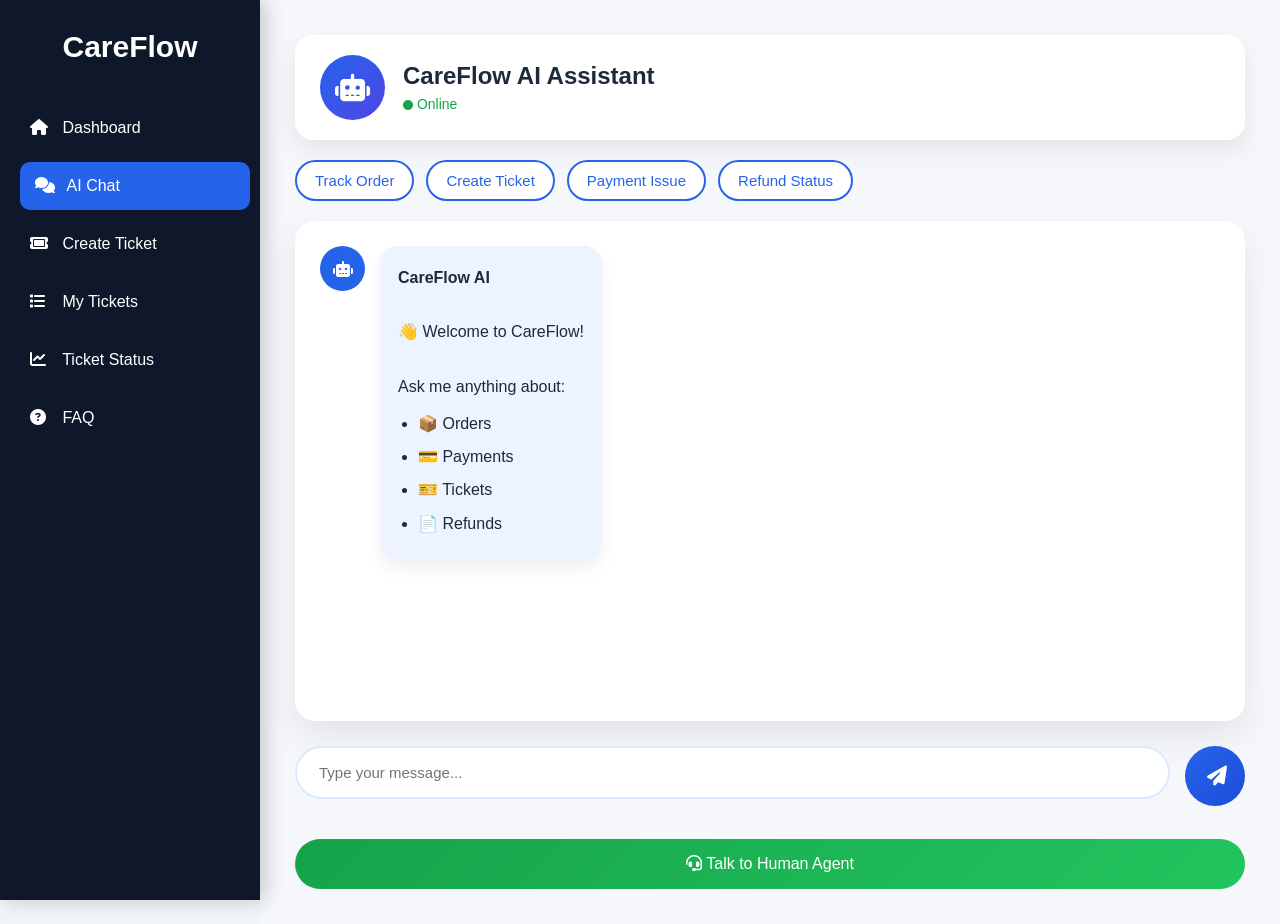
<file: careflowHtml/pages/chat.html>
<!DOCTYPE html>
<html lang="en">

<head>

    <meta charset="UTF-8">

    <meta name="viewport" content="width=device-width, initial-scale=1.0">

    <title>CareFlow AI Chat</title>

    <link rel="preconnect" href="https://fonts.googleapis.com">
    <link rel="preconnect" href="https://fonts.gstatic.com" crossorigin>

    <link href="https://fonts.googleapis.com/css2?family=Poppins:wght@300;400;500;600;700&display=swap" rel="stylesheet">

    <link rel="stylesheet" href="../css/style.css">
    <link rel="stylesheet" href="../css/chat.css">

    <link rel="stylesheet"
        href="https://cdnjs.cloudflare.com/ajax/libs/font-awesome/6.5.2/css/all.min.css">

</head>

<body>

<div class="container">

<aside class="sidebar">

<h2>CareFlow</h2>

<ul>

<li><a href="../index.html"><i class="fa-solid fa-house"></i> Dashboard</a></li>

<li class="active"><a href="chat.html"><i class="fa-solid fa-comments"></i> AI Chat</a></li>

<li><a href="create-ticket.html"><i class="fa-solid fa-ticket"></i> Create Ticket</a></li>

<li><a href="my-tickets.html"><i class="fa-solid fa-list"></i> My Tickets</a></li>

<li><a href="ticket-status.html"><i class="fa-solid fa-chart-line"></i> Ticket Status</a></li>

<li><a href="faq.html"><i class="fa-solid fa-circle-question"></i> FAQ</a></li>

</ul>

</aside>

<main class="main">

<div class="chat-header">

<div class="chat-avatar">
<i class="fa-solid fa-robot"></i>
</div>

<div>
<h2>CareFlow AI Assistant</h2>

<span class="status">
<i class="fa-solid fa-circle"></i>
Online
</span>

</div>

</div>

<div class="quick-actions">

<button onclick="quickMessage('Track my order')">Track Order</button>

<button onclick="quickMessage('Create a support ticket')">Create Ticket</button>

<button onclick="quickMessage('Payment issue')">Payment Issue</button>

<button onclick="quickMessage('Refund status')">Refund Status</button>

</div>

<div class="chat-box" id="chatBox">

<div class="message ai">

<div class="avatar">
<i class="fa-solid fa-robot"></i>
</div>

<div class="bubble">

<strong>CareFlow AI</strong>

<br><br>

👋 Welcome to CareFlow!

<br><br>

Ask me anything about:

<ul>

<li>📦 Orders</li>
<li>💳 Payments</li>
<li>🎫 Tickets</li>
<li>📄 Refunds</li>

</ul>

</div>

</div>

</div>

<div class="typing" id="typing" style="display:none">

<i class="fa-solid fa-robot"></i>

CareFlow AI is typing...

</div>

<div class="chat-input">

<input
id="message"
type="text"
placeholder="Type your message..."
onkeypress="if(event.key==='Enter') sendMessage();">

<button onclick="sendMessage()">

<i class="fa-solid fa-paper-plane"></i>

</button>

</div>

<button class="agent-btn" onclick="transferAgent()">

<i class="fa-solid fa-headset"></i>

Talk to Human Agent

</button>

</main>

</div>

<script src="../js/theme.js"></script>
<script src="../js/chat.js"></script>

</body>

</html>
</file>
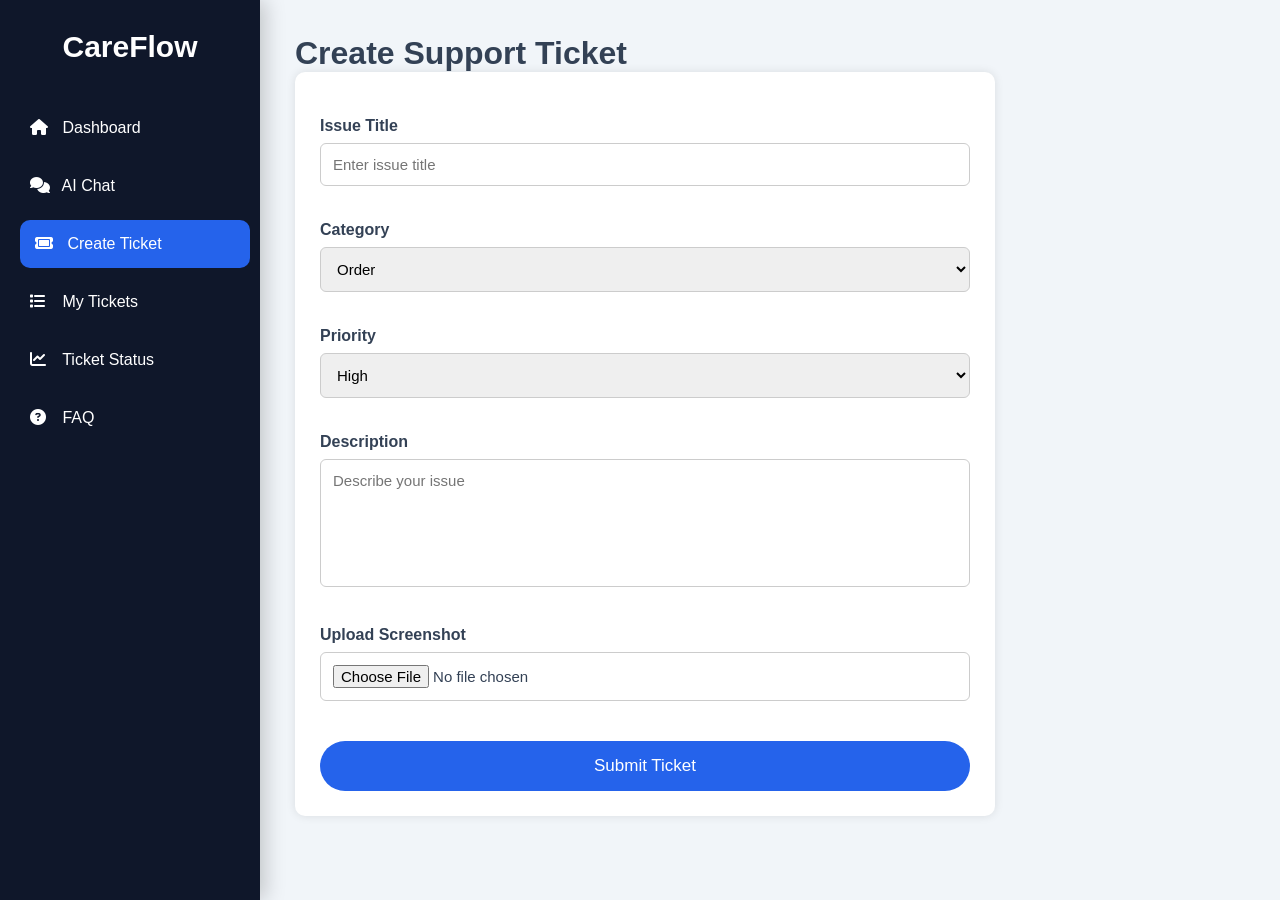
<file: careflowHtml/pages/create-ticket.html>
<!DOCTYPE html>
<html lang="en">
<head>
<meta charset="UTF-8">
<meta name="viewport" content="width=device-width, initial-scale=1.0">
<title>Create Ticket</title>

<link rel="stylesheet" href="../css/style.css">
<link rel="stylesheet" href="../css/tickets.css">

<link rel="stylesheet"
href="https://cdnjs.cloudflare.com/ajax/libs/font-awesome/6.5.2/css/all.min.css">

</head>
<body>

<div class="container">

<!-- Sidebar -->

<aside class="sidebar">

<h2>CareFlow</h2>

<ul>

<li><a href="../index.html"><i class="fa-solid fa-house"></i> Dashboard</a></li>

<li><a href="chat.html"><i class="fa-solid fa-comments"></i> AI Chat</a></li>

<li class="active"><a href="create-ticket.html"><i class="fa-solid fa-ticket"></i> Create Ticket</a></li>

<li><a href="my-tickets.html"><i class="fa-solid fa-list"></i> My Tickets</a></li>

<li><a href="ticket-status.html"><i class="fa-solid fa-chart-line"></i> Ticket Status</a></li>

<li><a href="faq.html"><i class="fa-solid fa-circle-question"></i> FAQ</a></li>

</ul>

</aside>

<main class="main">

<h1>Create Support Ticket</h1>

<form id="ticketForm">

<label>Issue Title</label>

<input
type="text"
id="title"
placeholder="Enter issue title">

<label>Category</label>

<select id="category">

<option>Order</option>

<option>Payment</option>

<option>Delivery</option>

<option>Account</option>

<option>Other</option>

</select>

<label>Priority</label>

<select id="priority">

<option>High</option>

<option>Medium</option>

<option>Low</option>

</select>

<label>Description</label>

<textarea
id="description"
rows="6"
placeholder="Describe your issue"></textarea>

<label>Upload Screenshot</label>

<input type="file">

<button type="submit">

Submit Ticket

</button>

</form>

</main>

</div>

<script src="../js/theme.js"></script>
<script src="../js/tickets.js"></script>

</body>
</html>
</file>
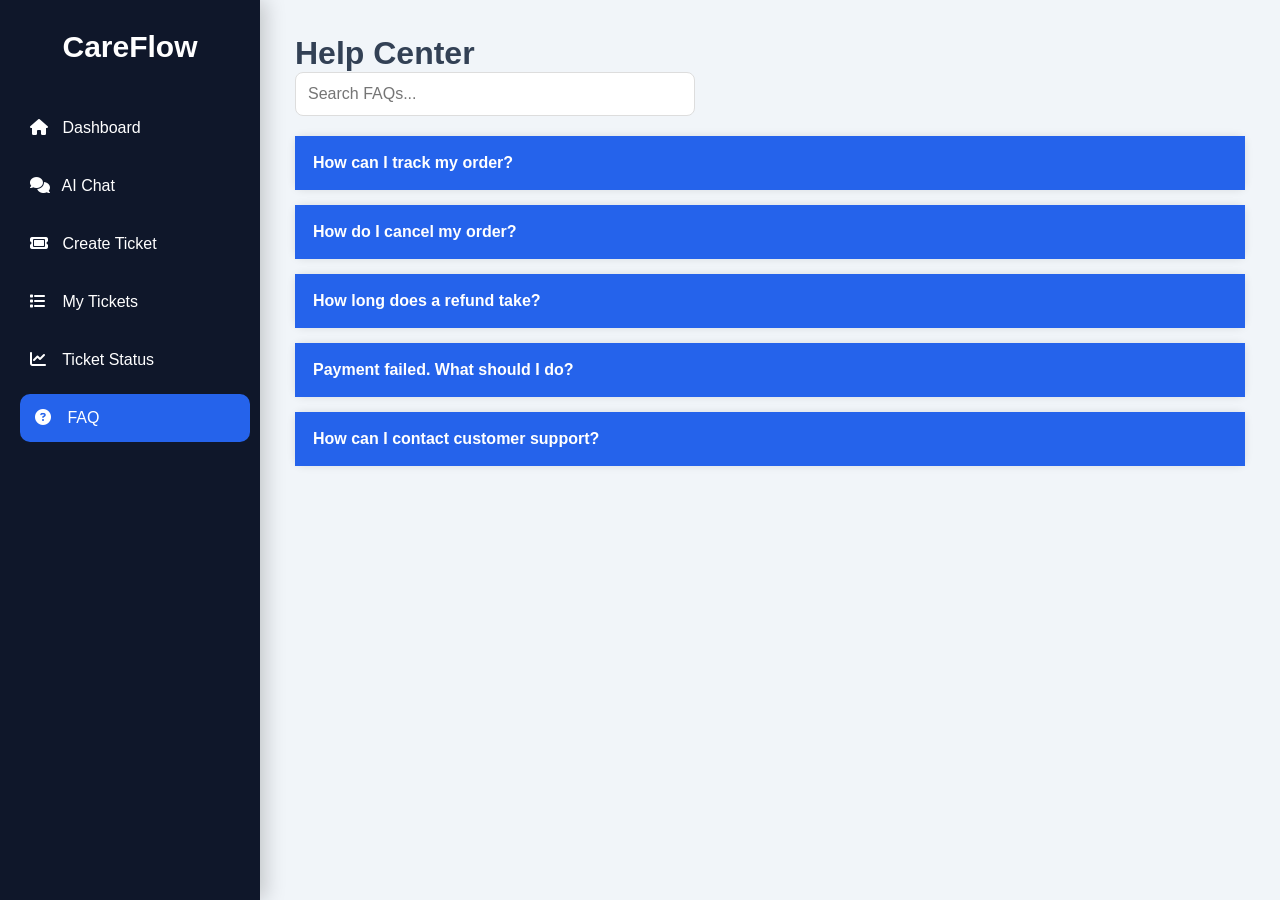
<file: careflowHtml/pages/faq.html>
<!DOCTYPE html>
<html lang="en">
<head>
<meta charset="UTF-8">
<meta name="viewport" content="width=device-width, initial-scale=1.0">
<title>CareFlow FAQ</title>

<link rel="stylesheet" href="../css/style.css">
<link rel="stylesheet" href="../css/faq.css">

<link rel="stylesheet"
href="https://cdnjs.cloudflare.com/ajax/libs/font-awesome/6.5.2/css/all.min.css">

</head>

<body>

<div class="container">

<!-- Sidebar -->

<aside class="sidebar">

<h2>CareFlow</h2>

<ul>

<li><a href="../index.html"><i class="fa-solid fa-house"></i> Dashboard</a></li>

<li><a href="chat.html"><i class="fa-solid fa-comments"></i> AI Chat</a></li>

<li><a href="create-ticket.html"><i class="fa-solid fa-ticket"></i> Create Ticket</a></li>

<li><a href="my-tickets.html"><i class="fa-solid fa-list"></i> My Tickets</a></li>

<li><a href="ticket-status.html"><i class="fa-solid fa-chart-line"></i> Ticket Status</a></li>

<li class="active"><a href="faq.html"><i class="fa-solid fa-circle-question"></i> FAQ</a></li>

</ul>

</aside>

<main class="main">

<h1>Help Center</h1>

<input
type="text"
id="searchFaq"
placeholder="Search FAQs..."
onkeyup="searchFaq()">

<div id="faqContainer"></div>

</main>

</div>

<script src="../js/theme.js"></script>
<script src="../js/faq.js"></script>

</body>
</html>
</file>
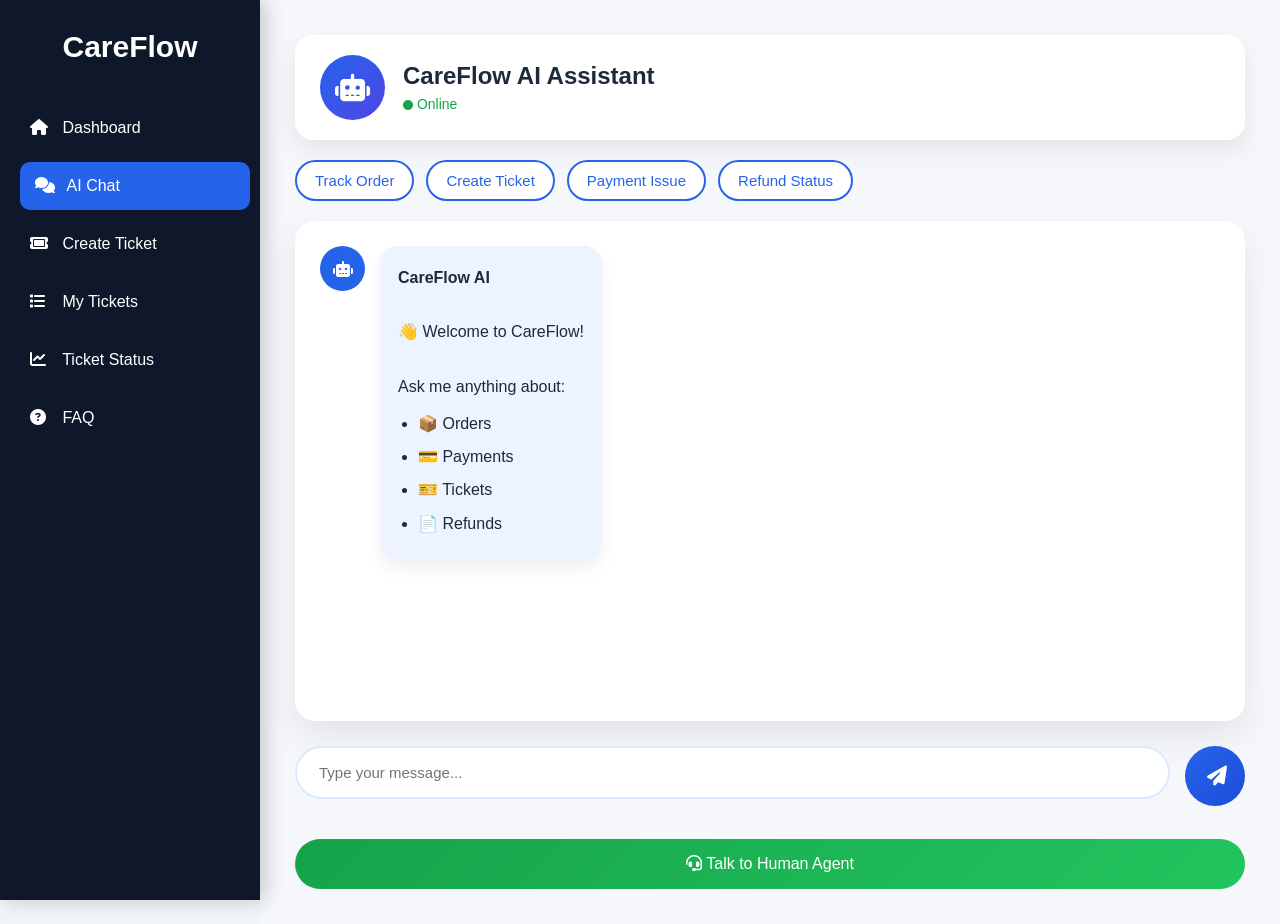
<file: src/main/resources/static/pages/chat.html>
<!DOCTYPE html>
<html lang="en">

<head>

    <meta charset="UTF-8">

    <meta name="viewport" content="width=device-width, initial-scale=1.0">

    <title>CareFlow AI Chat</title>

    <link rel="preconnect" href="https://fonts.googleapis.com">
    <link rel="preconnect" href="https://fonts.gstatic.com" crossorigin>

    <link href="https://fonts.googleapis.com/css2?family=Poppins:wght@300;400;500;600;700&display=swap" rel="stylesheet">

    <link rel="stylesheet" href="../css/style.css">
    <link rel="stylesheet" href="../css/chat.css">

    <link rel="stylesheet"
        href="https://cdnjs.cloudflare.com/ajax/libs/font-awesome/6.5.2/css/all.min.css">

</head>

<body>

<div class="container">

<aside class="sidebar">

<h2>CareFlow</h2>

<ul>

<li><a href="../index.html">
                    <i class="fa-solid fa-house"></i>
                    Dashboard
                </a></li>

<li class="active"><a href="chat.html"><i class="fa-solid fa-comments"></i> AI Chat</a></li>

<li><a href="create-ticket.html"><i class="fa-solid fa-ticket"></i> Create Ticket</a></li>

<li><a href="my-tickets.html"><i class="fa-solid fa-list"></i> My Tickets</a></li>

<li><a href="ticket-status.html"><i class="fa-solid fa-chart-line"></i> Ticket Status</a></li>

<li><a href="faq.html"><i class="fa-solid fa-circle-question"></i> FAQ</a></li>

</ul>

</aside>

<main class="main">

<div class="chat-header">

<div class="chat-avatar">
<i class="fa-solid fa-robot"></i>
</div>

<div>
<h2>CareFlow AI Assistant</h2>

<span class="status">
<i class="fa-solid fa-circle"></i>
Online
</span>

</div>

</div>

<div class="quick-actions">

<button onclick="quickMessage('Track my order')">Track Order</button>

<button onclick="quickMessage('Create a support ticket')">Create Ticket</button>

<button onclick="quickMessage('Payment issue')">Payment Issue</button>

<button onclick="quickMessage('Refund status')">Refund Status</button>

</div>

<div class="chat-box" id="chatBox">

<div class="message ai">

<div class="avatar">
<i class="fa-solid fa-robot"></i>
</div>

<div class="bubble">

<strong>CareFlow AI</strong>

<br><br>

👋 Welcome to CareFlow!

<br><br>

Ask me anything about:

<ul>

<li>📦 Orders</li>
<li>💳 Payments</li>
<li>🎫 Tickets</li>
<li>📄 Refunds</li>

</ul>

</div>

</div>

</div>

<div class="typing" id="typing" style="display:none">

<i class="fa-solid fa-robot"></i>

CareFlow AI is typing...

</div>

<div class="chat-input">

<input
id="message"
type="text"
placeholder="Type your message..."
onkeypress="if(event.key==='Enter') sendMessage();">

<button onclick="sendMessage()">

<i class="fa-solid fa-paper-plane"></i>

</button>

</div>

<button class="agent-btn" onclick="transferAgent()">

<i class="fa-solid fa-headset"></i>

Talk to Human Agent

</button>

</main>

</div>

<script src="../js/theme.js"></script>
<script src="../js/chat.js"></script>

</body>

</html>
</file>
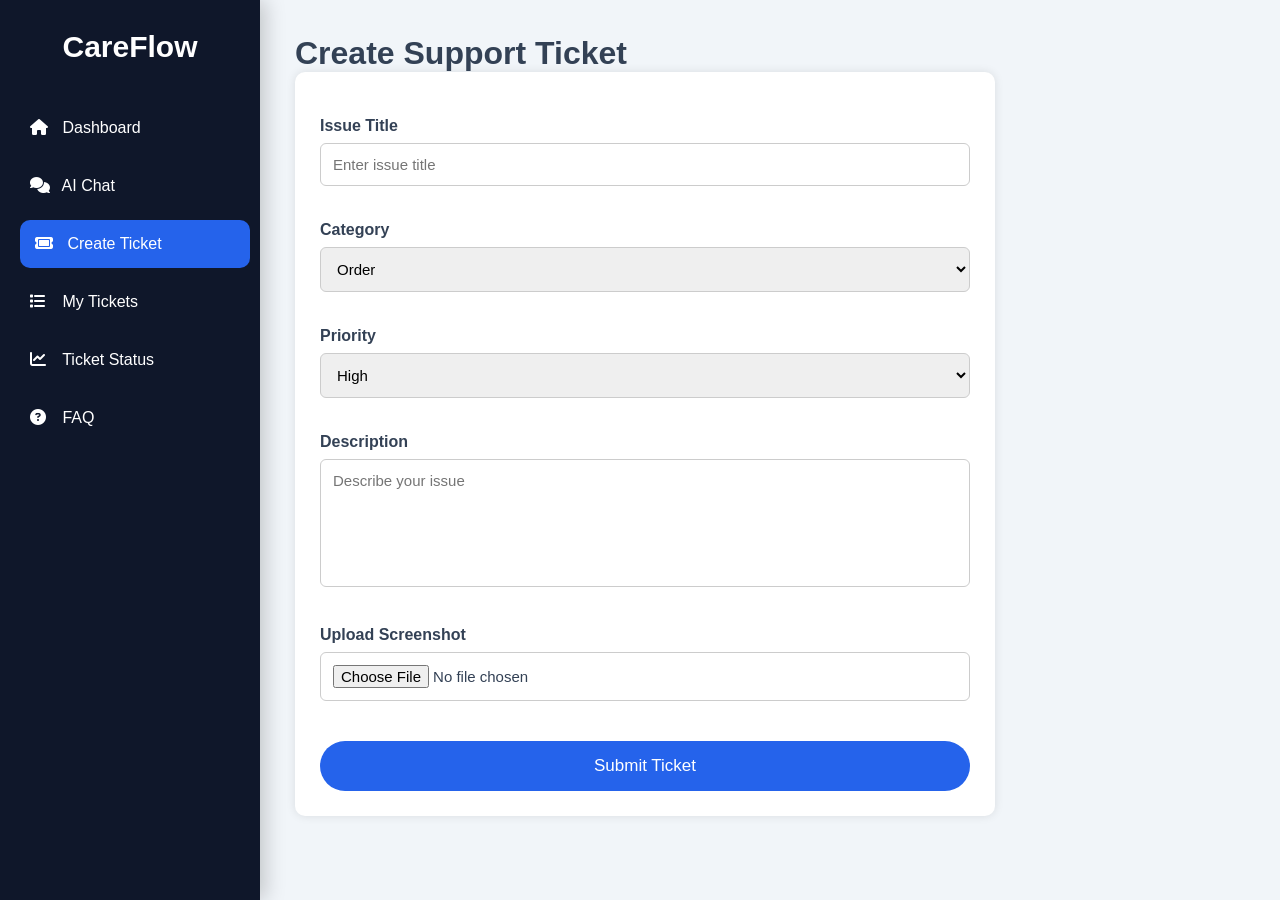
<file: src/main/resources/static/pages/create-ticket.html>
<!DOCTYPE html>
<html lang="en">
<head>
<meta charset="UTF-8">
<meta name="viewport" content="width=device-width, initial-scale=1.0">
<title>Create Ticket</title>

<link rel="stylesheet" href="../css/style.css">
<link rel="stylesheet" href="../css/tickets.css">

<link rel="stylesheet"
href="https://cdnjs.cloudflare.com/ajax/libs/font-awesome/6.5.2/css/all.min.css">

</head>
<body>

<div class="container">

<!-- Sidebar -->

<aside class="sidebar">

<h2>CareFlow</h2>

<ul>

<li><a href="../index.html">
                    <i class="fa-solid fa-house"></i>
                    Dashboard
                </a></li>

<li><a href="chat.html"><i class="fa-solid fa-comments"></i> AI Chat</a></li>

<li class="active"><a href="create-ticket.html"><i class="fa-solid fa-ticket"></i> Create Ticket</a></li>

<li><a href="my-tickets.html"><i class="fa-solid fa-list"></i> My Tickets</a></li>

<li><a href="ticket-status.html"><i class="fa-solid fa-chart-line"></i> Ticket Status</a></li>

<li><a href="faq.html"><i class="fa-solid fa-circle-question"></i> FAQ</a></li>

</ul>

</aside>

<main class="main">

<h1>Create Support Ticket</h1>

<form id="ticketForm">

<label>Issue Title</label>

<input
type="text"
id="title"
placeholder="Enter issue title">

<label>Category</label>

<select id="category">

<option>Order</option>

<option>Payment</option>

<option>Delivery</option>

<option>Account</option>

<option>Other</option>

</select>

<label>Priority</label>

<select id="priority">

<option>High</option>

<option>Medium</option>

<option>Low</option>

</select>

<label>Description</label>

<textarea
id="description"
rows="6"
placeholder="Describe your issue"></textarea>

<label>Upload Screenshot</label>

<input type="file">

<button type="submit">

Submit Ticket

</button>

</form>

</main>

</div>

<script src="../js/theme.js"></script>
<script src="../js/tickets.js"></script>

</body>
</html>
</file>
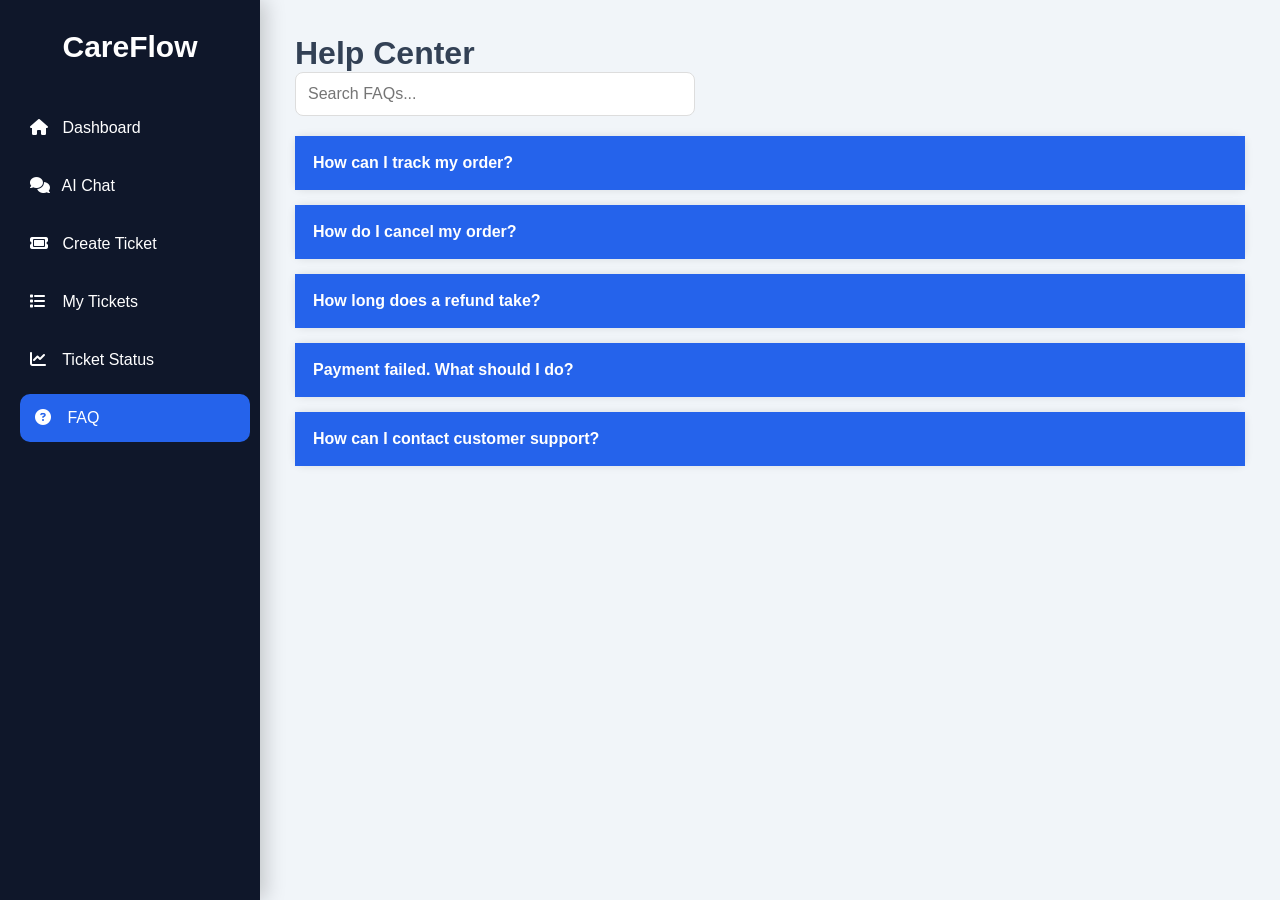
<file: src/main/resources/static/pages/faq.html>
<!DOCTYPE html>
<html lang="en">
<head>
<meta charset="UTF-8">
<meta name="viewport" content="width=device-width, initial-scale=1.0">
<title>CareFlow FAQ</title>

<link rel="stylesheet" href="../css/style.css">
<link rel="stylesheet" href="../css/faq.css">

<link rel="stylesheet"
href="https://cdnjs.cloudflare.com/ajax/libs/font-awesome/6.5.2/css/all.min.css">

</head>

<body>

<div class="container">

<!-- Sidebar -->

<aside class="sidebar">

<h2>CareFlow</h2>

<ul>

<li><a href="../index.html">
                    <i class="fa-solid fa-house"></i>
                    Dashboard
                </a></li>

<li><a href="chat.html"><i class="fa-solid fa-comments"></i> AI Chat</a></li>

<li><a href="create-ticket.html"><i class="fa-solid fa-ticket"></i> Create Ticket</a></li>

<li><a href="my-tickets.html"><i class="fa-solid fa-list"></i> My Tickets</a></li>

<li><a href="ticket-status.html"><i class="fa-solid fa-chart-line"></i> Ticket Status</a></li>

<li class="active"><a href="faq.html"><i class="fa-solid fa-circle-question"></i> FAQ</a></li>

</ul>

</aside>

<main class="main">

<h1>Help Center</h1>

<input
type="text"
id="searchFaq"
placeholder="Search FAQs..."
onkeyup="searchFaq()">

<div id="faqContainer"></div>

</main>

</div>

<script src="../js/theme.js"></script>
<script src="../js/faq.js"></script>

</body>
</html>
</file>
<file: careflowHtml/css/style.css>
/* ============================= */
/* CAREFLOW CRM GLOBAL STYLES */
/* ============================= */

*{
    margin:0;
    padding:0;
    box-sizing:border-box;
    font-family:Arial, Helvetica, sans-serif;
}

:root{
    --primary:#2563EB;
    --secondary:#1E40AF;
    --success:#22C55E;
    --warning:#F59E0B;
    --danger:#EF4444;
    --sidebar:#0F172A;
    --background:#F1F5F9;
    --card:#FFFFFF;
    --text:#334155;
    --shadow:0 10px 25px rgba(0,0,0,.08);
}

html,
body{
    width:100%;
    min-height:100%;
    background:var(--background);
    color:var(--text);
}

/* Layout */

.container{
    display:flex;
    min-height:100vh;
}

/* Sidebar */

.sidebar{
    width:260px;
    min-height:100vh;
    background:var(--sidebar);
    color:#fff;
    position:fixed;
    left:0;
    top:0;
    overflow-y:auto;
    box-shadow:5px 0 20px rgba(0,0,0,.2);
}

.sidebar h2{
    text-align:center;
    padding:30px 20px;
    font-size:30px;
}

.sidebar ul{
    list-style:none;
}

.sidebar li{
    margin:10px 15px;
    border-radius:10px;
    transition:.3s;
}

.sidebar li a{
    display:block;
    padding:15px;
    color:#fff;
    text-decoration:none;
    font-size:16px;
}

.sidebar li i{
    width:28px;
}

.sidebar li:hover,
.sidebar li.active{
    background:var(--primary);
    transform:translateX(5px);
}

/* Main */

.main{
    margin-left:260px;
    width:calc(100% - 260px);
    padding:35px;
}

/* Header */

header{
    display:flex;
    justify-content:space-between;
    align-items:center;
    margin-bottom:30px;
}

header h1{
    font-size:32px;
}

/* Button */

button{
    background:var(--primary);
    color:#fff;
    border:none;
    padding:12px 22px;
    border-radius:30px;
    cursor:pointer;
    font-size:15px;
    transition:.3s;
}

button:hover{
    background:var(--secondary);
}

#themeBtn {
    background: var(--button-bg);
    color: #fff;
    border: 1px solid rgba(255,255,255,.18);
    box-shadow: 0 15px 30px rgba(37,99,235,.18);
    border-radius: 999px;
    padding: 12px 28px;
    min-width: 140px;
    font-weight: 700;
    letter-spacing: 0.02em;
}

#themeBtn:hover {
    transform: translateY(-2px);
    box-shadow: 0 20px 40px rgba(37,99,235,.24);
}

/* Cards */

.cards{
    display:grid;
    grid-template-columns:repeat(auto-fit,minmax(220px,1fr));
    gap:20px;
}

.card{
    background:var(--card);
    padding:25px;
    border-radius:18px;
    box-shadow:var(--shadow);
    text-align:center;
    transition:.3s;
}

.card:hover{
    transform:translateY(-8px);
}

.card h3{
    margin:15px 0 10px;
    font-size:18px;
}

.card p{
    font-size:30px;
    font-weight:bold;
}

.icon{
    font-size:40px;
    color:var(--primary);
}

/* Table */

.recent{
    margin-top:35px;
}

.recent h2{
    margin-bottom:20px;
}

table{
    width:100%;
    border-collapse:collapse;
    background:#fff;
    border-radius:15px;
    overflow:hidden;
    box-shadow:var(--shadow);
}

th{
    background:var(--primary);
    color:#fff;
}

th,
td{
    padding:15px;
    text-align:center;
}

tr:nth-child(even){
    background:#f8fafc;
}

tr:hover{
    background:#dbeafe;
}

/* Forms */

input,
textarea,
select{
    width:100%;
    padding:12px;
    border:1px solid #ddd;
    border-radius:8px;
    margin-bottom:15px;
    outline:none;
}

input:focus,
textarea:focus,
select:focus{
    border-color:var(--primary);
}

/* Scrollbar */

::-webkit-scrollbar{
    width:8px;
}

::-webkit-scrollbar-thumb{
    background:var(--primary);
    border-radius:10px;
}

body.dark {
    --sidebar:#111827;
    --background:#0f172a;
    --card:#111827;
    --text:#e2e8f0;
    --shadow:0 10px 25px rgba(0,0,0,.4);
    --table-header:#1e293b;
    --table-row-even:#111827;
    --table-row-hover:#334155;
    --input-bg:#1f2937;
    --input-border:#334155;
    --button-bg:#2563eb;
}

body.dark {
    background:var(--background);
    color:var(--text);
}

body.dark .sidebar {
    background:var(--sidebar);
}

body.dark .sidebar li a {
    color:var(--text);
}

body.dark .sidebar li:hover,
body.dark .sidebar li.active {
    background:var(--button-bg);
}

body.dark .main,
body.dark header,
body.dark .cards,
body.dark .recent,
body.dark .container {
    background:transparent;
}

body.dark header h1,
body.dark .card h3,
body.dark .card p,
body.dark th,
body.dark td {
    color:var(--text);
}

body.dark .card {
    background:var(--card);
    color:var(--text);
    box-shadow:var(--shadow);
}

body.dark table {
    background:transparent;
    border-color: rgba(226,232,240,0.08);
}

body.dark th {
    background:var(--table-header);
}

body.dark tr:nth-child(even) {
    background:var(--table-row-even);
}

body.dark tr:hover {
    background:var(--table-row-hover);
}

body.dark input,
body.dark textarea,
body.dark select {
    background:var(--input-bg);
    border-color:var(--input-border);
    color:var(--text);
}

body.dark button {
    background:var(--button-bg);
}

body.dark .card {
    background:var(--card);
}

body.dark .main,
body.dark .cards,
body.dark .recent {
    background:transparent;
}

body.dark table {
    background:var(--card);
}

body.dark th,
body.dark td {
    color:var(--text);
}

body.dark .sidebar li a {
    color:var(--text);
}

body.dark .sidebar li:hover,
body.dark .sidebar li.active {
    background:var(--button-bg);
}

body.dark .card:hover {
    transform:translateY(-8px);
}

/* Responsive */

@media(max-width:768px){

    .sidebar{
        width:220px;
    }

    .main{
        margin-left:220px;
        width:calc(100% - 220px);
        padding:20px;
    }

    header{
        flex-direction:column;
        align-items:flex-start;
        gap:15px;
    }

    .cards{
        grid-template-columns:1fr;
    }
}

@media(max-width:600px){

    .sidebar{
        position:relative;
        width:100%;
        min-height:auto;
    }

    .main{
        margin-left:0;
        width:100%;
    }

    .container{
        flex-direction:column;
    }
}
</file>
<file: careflowHtml/css/chat.css>
/* ===========================
   CAREFLOW AI CHAT
=========================== */

.main{
    background:#f5f7fb;
}

/* Header */

.chat-header{
    display:flex;
    align-items:center;
    gap:18px;
    background:#fff;
    padding:20px 25px;
    border-radius:18px;
    box-shadow:0 10px 25px rgba(0,0,0,.08);
    margin-bottom:20px;
}

.chat-avatar{
    width:65px;
    height:65px;
    border-radius:50%;
    display:flex;
    justify-content:center;
    align-items:center;
    background:linear-gradient(135deg,#2563eb,#4f46e5);
    color:#fff;
    font-size:28px;
}

.chat-header h2{
    margin:0;
    color:#1e293b;
}

.status{
    display:inline-block;
    margin-top:6px;
    color:#16a34a;
    font-size:14px;
}

.status i{
    font-size:10px;
}

/* Quick Buttons */

.quick-actions{
    display:flex;
    gap:12px;
    flex-wrap:wrap;
    margin-bottom:20px;
}

.quick-actions button{
    background:white;
    color:#2563eb;
    border:2px solid #2563eb;
    padding:10px 18px;
    border-radius:30px;
    cursor:pointer;
    transition:.3s;
}

.quick-actions button:hover{
    background:#2563eb;
    color:white;
}

/* Chat Area */

.chat-box{
    height:500px;
    background:white;
    border-radius:20px;
    padding:25px;
    overflow-y:auto;
    box-shadow:0 15px 35px rgba(0,0,0,.08);
}

/* Scrollbar */

.chat-box::-webkit-scrollbar{
    width:8px;
}

.chat-box::-webkit-scrollbar-thumb{
    background:#2563eb;
    border-radius:20px;
}

/* Message Layout */

.message{
    display:flex;
    gap:15px;
    margin-bottom:20px;
    animation:fade .3s ease;
}

.message.user{
    flex-direction:row-reverse;
}

/* Avatar */

.avatar{
    width:45px;
    height:45px;
    border-radius:50%;
    display:flex;
    justify-content:center;
    align-items:center;
    color:white;
    flex-shrink:0;
}

.ai .avatar{
    background:#2563eb;
}

.user .avatar{
    background:#22c55e;
}

/* Bubble */

.bubble{
    max-width:75%;
    padding:18px;
    border-radius:18px;
    line-height:1.7;
    box-shadow:0 8px 18px rgba(0,0,0,.06);
}

.ai .bubble{
    background:#eef4ff;
    color:#1e293b;
}

.user .bubble{
    background:linear-gradient(135deg,#2563eb,#1d4ed8);
    color:white;
}

/* Lists */

.bubble ul{
    margin-top:10px;
    padding-left:20px;
}

.bubble li{
    margin:6px 0;
}

/* Typing */

.typing{
    display:none;
    margin:18px 0;
    color:#64748b;
    font-style:italic;
}

/* Input */

.chat-input{
    display:flex;
    gap:15px;
    margin-top:25px;
}

.chat-input input{
    flex:1;
    border:2px solid #dbeafe;
    border-radius:50px;
    padding:16px 22px;
    font-size:15px;
}

.chat-input input:focus{
    outline:none;
    border-color:#2563eb;
    box-shadow:0 0 12px rgba(37,99,235,.2);
}

/* Send Button */

.chat-input button{
    width:60px;
    height:60px;
    border:none;
    border-radius:50%;
    background:linear-gradient(135deg,#2563eb,#1d4ed8);
    color:white;
    font-size:20px;
    cursor:pointer;
    transition:.3s;
}

.chat-input button:hover{
    transform:scale(1.08);
}

/* Agent Button */

.agent-btn{
    margin-top:25px;
    width:100%;
    background:linear-gradient(135deg,#16a34a,#22c55e);
    border:none;
    border-radius:40px;
    color:white;
    padding:16px;
    font-size:16px;
    cursor:pointer;
    transition:.3s;
}

.agent-btn:hover{
    transform:translateY(-3px);
    box-shadow:0 10px 20px rgba(22,163,74,.25);
}

/* Animation */

@keyframes fade{

    from{
        opacity:0;
        transform:translateY(12px);
    }

    to{
        opacity:1;
        transform:translateY(0);
    }

}

/* Responsive */

@media(max-width:768px){

.chat-header{
    flex-direction:column;
    text-align:center;
}

.message{
    flex-direction:column;
}

.message.user{
    flex-direction:column;
}

.bubble{
    max-width:100%;
}

.chat-input{
    flex-direction:column;
}

.chat-input button{
    width:100%;
    border-radius:50px;
    height:50px;
}

.quick-actions{
    justify-content:center;
}

}
</file>
<file: careflowHtml/css/tickets.css>
form{

background:white;

padding:25px;

border-radius:10px;

box-shadow:0 0 10px rgba(0,0,0,.1);

max-width:700px;

}

label{

display:block;

margin-top:20px;

font-weight:bold;

}

input,
select,
textarea{

width:100%;

padding:12px;

margin-top:8px;

border:1px solid #ccc;

border-radius:6px;

font-size:15px;

}

textarea{

resize:none;

}

button{

margin-top:25px;

width:100%;

padding:15px;

font-size:17px;

}
table{

width:100%;

background:white;

border-collapse:collapse;

margin-top:20px;

box-shadow:0 0 10px rgba(0,0,0,.1);

}

body.dark table {
    background:#1f2937;
    box-shadow:0 0 10px rgba(0,0,0,.4);
}

th{

background:#2563eb;

color:white;

padding:15px;

}

body.dark th{
    background:#1e293b;
}

body.dark td{
    color:#e2e8f0;
    border-color:rgba(148,163,184,.2);
}

body.dark tr:nth-child(even){
    background:#111827;
}

body.dark tr:hover{
    background:#334155;
}

td{

padding:15px;

border-bottom:1px solid #ddd;

text-align:center;

}

#search{

width:350px;

padding:12px;

}

.deleteBtn{

background:#ef4444;

padding:8px 15px;

border:none;

color:white;

border-radius:5px;

cursor:pointer;

}

.status{

padding:6px 12px;

border-radius:20px;

font-size:14px;

}

.open{

background:#fde68a;

}

.closed{

background:#86efac;

}
.ticket-card{

background:white;

padding:20px;

margin-bottom:20px;

border-radius:10px;

box-shadow:0 0 10px rgba(0,0,0,.1);

}

.progress{

width:100%;

height:20px;

background:#ddd;

border-radius:20px;

overflow:hidden;

margin:15px 0;

}

.progress-bar{

height:100%;

width:40%;

background:#2563eb;

transition:.5s;

}

.updateBtn{

background:#16a34a;

padding:10px 18px;

margin-top:10px;

}

.agent{

color:#2563eb;

font-weight:bold;

}

.ai-score{

color:#16a34a;

font-weight:bold;

}
</file>
<file: careflowHtml/css/faq.css>
#searchFaq{

width:400px;

padding:12px;

margin-bottom:20px;

font-size:16px;

}

.faq-item{

background:white;

margin-bottom:15px;

border-radius:8px;

box-shadow:0 0 8px rgba(0,0,0,.1);

}

.question{

padding:18px;

background:#2563eb;

color:white;

cursor:pointer;

font-weight:bold;

}

.answer{

display:none;

padding:18px;

line-height:1.6;

}
</file>
<file: src/main/resources/static/css/style.css>
/* ============================= */
/* CAREFLOW CRM GLOBAL STYLES */
/* ============================= */

*{
    margin:0;
    padding:0;
    box-sizing:border-box;
    font-family:Arial, Helvetica, sans-serif;
}

:root{
    --primary:#2563EB;
    --secondary:#1E40AF;
    --success:#22C55E;
    --warning:#F59E0B;
    --danger:#EF4444;
    --sidebar:#0F172A;
    --background:#F1F5F9;
    --card:#FFFFFF;
    --text:#334155;
    --shadow:0 10px 25px rgba(0,0,0,.08);
}

html,
body{
    width:100%;
    min-height:100%;
    background:var(--background);
    color:var(--text);
}

/* Layout */

.container{
    display:flex;
    min-height:100vh;
}

/* Sidebar */

.sidebar{
    width:260px;
    min-height:100vh;
    background:var(--sidebar);
    color:#fff;
    position:fixed;
    left:0;
    top:0;
    overflow-y:auto;
    box-shadow:5px 0 20px rgba(0,0,0,.2);
}

.sidebar h2{
    text-align:center;
    padding:30px 20px;
    font-size:30px;
}

.sidebar ul{
    list-style:none;
}

.sidebar li{
    margin:10px 15px;
    border-radius:10px;
    transition:.3s;
}

.sidebar li a{
    display:block;
    padding:15px;
    color:#fff;
    text-decoration:none;
    font-size:16px;
}

.sidebar li i{
    width:28px;
}

.sidebar li:hover,
.sidebar li.active{
    background:var(--primary);
    transform:translateX(5px);
}

/* Main */

.main{
    margin-left:260px;
    width:calc(100% - 260px);
    padding:35px;
}

/* Header */

header{
    display:flex;
    justify-content:space-between;
    align-items:center;
    margin-bottom:30px;
}

header h1{
    font-size:32px;
}

/* Button */

button{
    background:var(--primary);
    color:#fff;
    border:none;
    padding:12px 22px;
    border-radius:30px;
    cursor:pointer;
    font-size:15px;
    transition:.3s;
}

button:hover{
    background:var(--secondary);
}

#themeBtn {
    background: var(--button-bg);
    color: #fff;
    border: 1px solid rgba(255,255,255,.18);
    box-shadow: 0 15px 30px rgba(37,99,235,.18);
    border-radius: 999px;
    padding: 12px 28px;
    min-width: 140px;
    font-weight: 700;
    letter-spacing: 0.02em;
}

#themeBtn:hover {
    transform: translateY(-2px);
    box-shadow: 0 20px 40px rgba(37,99,235,.24);
}

/* Cards */

.cards{
    display:grid;
    grid-template-columns:repeat(auto-fit,minmax(220px,1fr));
    gap:20px;
}

.card{
    background:var(--card);
    padding:25px;
    border-radius:18px;
    box-shadow:var(--shadow);
    text-align:center;
    transition:.3s;
}

.card:hover{
    transform:translateY(-8px);
}

.card h3{
    margin:15px 0 10px;
    font-size:18px;
}

.card p{
    font-size:30px;
    font-weight:bold;
}

.icon{
    font-size:40px;
    color:var(--primary);
}

/* Table */

.recent{
    margin-top:35px;
}

.recent h2{
    margin-bottom:20px;
}

table{
    width:100%;
    border-collapse:collapse;
    background:#fff;
    border-radius:15px;
    overflow:hidden;
    box-shadow:var(--shadow);
}

th{
    background:var(--primary);
    color:#fff;
}

th,
td{
    padding:15px;
    text-align:center;
}

tr:nth-child(even){
    background:#f8fafc;
}

tr:hover{
    background:#dbeafe;
}

/* Forms */

input,
textarea,
select{
    width:100%;
    padding:12px;
    border:1px solid #ddd;
    border-radius:8px;
    margin-bottom:15px;
    outline:none;
}

input:focus,
textarea:focus,
select:focus{
    border-color:var(--primary);
}

/* Scrollbar */

::-webkit-scrollbar{
    width:8px;
}

::-webkit-scrollbar-thumb{
    background:var(--primary);
    border-radius:10px;
}

body.dark {
    --sidebar:#111827;
    --background:#0f172a;
    --card:#111827;
    --text:#e2e8f0;
    --shadow:0 10px 25px rgba(0,0,0,.4);
    --table-header:#1e293b;
    --table-row-even:#111827;
    --table-row-hover:#334155;
    --input-bg:#1f2937;
    --input-border:#334155;
    --button-bg:#2563eb;
}

body.dark {
    background:var(--background);
    color:var(--text);
}

body.dark .sidebar {
    background:var(--sidebar);
}

body.dark .sidebar li a {
    color:var(--text);
}

body.dark .sidebar li:hover,
body.dark .sidebar li.active {
    background:var(--button-bg);
}

body.dark .main,
body.dark header,
body.dark .cards,
body.dark .recent,
body.dark .container {
    background:transparent;
}

body.dark header h1,
body.dark .card h3,
body.dark .card p,
body.dark th,
body.dark td {
    color:var(--text);
}

body.dark .card {
    background:var(--card);
    color:var(--text);
    box-shadow:var(--shadow);
}

body.dark table {
    background:transparent;
    border-color: rgba(226,232,240,0.08);
}

body.dark th {
    background:var(--table-header);
}

body.dark tr:nth-child(even) {
    background:var(--table-row-even);
}

body.dark tr:hover {
    background:var(--table-row-hover);
}

body.dark input,
body.dark textarea,
body.dark select {
    background:var(--input-bg);
    border-color:var(--input-border);
    color:var(--text);
}

body.dark button {
    background:var(--button-bg);
}

body.dark .card {
    background:var(--card);
}

body.dark .main,
body.dark .cards,
body.dark .recent {
    background:transparent;
}

body.dark table {
    background:var(--card);
}

body.dark th,
body.dark td {
    color:var(--text);
}

body.dark .sidebar li a {
    color:var(--text);
}

body.dark .sidebar li:hover,
body.dark .sidebar li.active {
    background:var(--button-bg);
}

body.dark .card:hover {
    transform:translateY(-8px);
}

/* Responsive */

@media(max-width:768px){

    .sidebar{
        width:220px;
    }

    .main{
        margin-left:220px;
        width:calc(100% - 220px);
        padding:20px;
    }

    header{
        flex-direction:column;
        align-items:flex-start;
        gap:15px;
    }

    .cards{
        grid-template-columns:1fr;
    }
}

@media(max-width:600px){

    .sidebar{
        position:relative;
        width:100%;
        min-height:auto;
    }

    .main{
        margin-left:0;
        width:100%;
    }

    .container{
        flex-direction:column;
    }
}
</file>
<file: src/main/resources/static/css/chat.css>
/* ===========================
   CAREFLOW AI CHAT
=========================== */

.main{
    background:#f5f7fb;
}

/* Header */

.chat-header{
    display:flex;
    align-items:center;
    gap:18px;
    background:#fff;
    padding:20px 25px;
    border-radius:18px;
    box-shadow:0 10px 25px rgba(0,0,0,.08);
    margin-bottom:20px;
}

.chat-avatar{
    width:65px;
    height:65px;
    border-radius:50%;
    display:flex;
    justify-content:center;
    align-items:center;
    background:linear-gradient(135deg,#2563eb,#4f46e5);
    color:#fff;
    font-size:28px;
}

.chat-header h2{
    margin:0;
    color:#1e293b;
}

.status{
    display:inline-block;
    margin-top:6px;
    color:#16a34a;
    font-size:14px;
}

.status i{
    font-size:10px;
}

/* Quick Buttons */

.quick-actions{
    display:flex;
    gap:12px;
    flex-wrap:wrap;
    margin-bottom:20px;
}

.quick-actions button{
    background:white;
    color:#2563eb;
    border:2px solid #2563eb;
    padding:10px 18px;
    border-radius:30px;
    cursor:pointer;
    transition:.3s;
}

.quick-actions button:hover{
    background:#2563eb;
    color:white;
}

/* Chat Area */

.chat-box{
    height:500px;
    background:white;
    border-radius:20px;
    padding:25px;
    overflow-y:auto;
    box-shadow:0 15px 35px rgba(0,0,0,.08);
}

/* Scrollbar */

.chat-box::-webkit-scrollbar{
    width:8px;
}

.chat-box::-webkit-scrollbar-thumb{
    background:#2563eb;
    border-radius:20px;
}

/* Message Layout */

.message{
    display:flex;
    gap:15px;
    margin-bottom:20px;
    animation:fade .3s ease;
}

.message.user{
    flex-direction:row-reverse;
}

/* Avatar */

.avatar{
    width:45px;
    height:45px;
    border-radius:50%;
    display:flex;
    justify-content:center;
    align-items:center;
    color:white;
    flex-shrink:0;
}

.ai .avatar{
    background:#2563eb;
}

.user .avatar{
    background:#22c55e;
}

/* Bubble */

.bubble{
    max-width:75%;
    padding:18px;
    border-radius:18px;
    line-height:1.7;
    box-shadow:0 8px 18px rgba(0,0,0,.06);
}

.ai .bubble{
    background:#eef4ff;
    color:#1e293b;
}

.user .bubble{
    background:linear-gradient(135deg,#2563eb,#1d4ed8);
    color:white;
}

/* Lists */

.bubble ul{
    margin-top:10px;
    padding-left:20px;
}

.bubble li{
    margin:6px 0;
}

/* Typing */

.typing{
    display:none;
    margin:18px 0;
    color:#64748b;
    font-style:italic;
}

/* Input */

.chat-input{
    display:flex;
    gap:15px;
    margin-top:25px;
}

.chat-input input{
    flex:1;
    border:2px solid #dbeafe;
    border-radius:50px;
    padding:16px 22px;
    font-size:15px;
}

.chat-input input:focus{
    outline:none;
    border-color:#2563eb;
    box-shadow:0 0 12px rgba(37,99,235,.2);
}

/* Send Button */

.chat-input button{
    width:60px;
    height:60px;
    border:none;
    border-radius:50%;
    background:linear-gradient(135deg,#2563eb,#1d4ed8);
    color:white;
    font-size:20px;
    cursor:pointer;
    transition:.3s;
}

.chat-input button:hover{
    transform:scale(1.08);
}

/* Agent Button */

.agent-btn{
    margin-top:25px;
    width:100%;
    background:linear-gradient(135deg,#16a34a,#22c55e);
    border:none;
    border-radius:40px;
    color:white;
    padding:16px;
    font-size:16px;
    cursor:pointer;
    transition:.3s;
}

.agent-btn:hover{
    transform:translateY(-3px);
    box-shadow:0 10px 20px rgba(22,163,74,.25);
}

/* Animation */

@keyframes fade{

    from{
        opacity:0;
        transform:translateY(12px);
    }

    to{
        opacity:1;
        transform:translateY(0);
    }

}

/* Responsive */

@media(max-width:768px){

.chat-header{
    flex-direction:column;
    text-align:center;
}

.message{
    flex-direction:column;
}

.message.user{
    flex-direction:column;
}

.bubble{
    max-width:100%;
}

.chat-input{
    flex-direction:column;
}

.chat-input button{
    width:100%;
    border-radius:50px;
    height:50px;
}

.quick-actions{
    justify-content:center;
}

}
</file>
<file: src/main/resources/static/css/tickets.css>
form{

background:white;

padding:25px;

border-radius:10px;

box-shadow:0 0 10px rgba(0,0,0,.1);

max-width:700px;

}

label{

display:block;

margin-top:20px;

font-weight:bold;

}

input,
select,
textarea{

width:100%;

padding:12px;

margin-top:8px;

border:1px solid #ccc;

border-radius:6px;

font-size:15px;

}

textarea{

resize:none;

}

button{

margin-top:25px;

width:100%;

padding:15px;

font-size:17px;

}
table{

width:100%;

background:white;

border-collapse:collapse;

margin-top:20px;

box-shadow:0 0 10px rgba(0,0,0,.1);

}

body.dark table {
    background:#1f2937;
    box-shadow:0 0 10px rgba(0,0,0,.4);
}

th{

background:#2563eb;

color:white;

padding:15px;

}

body.dark th{
    background:#1e293b;
}

body.dark td{
    color:#e2e8f0;
    border-color:rgba(148,163,184,.2);
}

body.dark tr:nth-child(even){
    background:#111827;
}

body.dark tr:hover{
    background:#334155;
}

td{

padding:15px;

border-bottom:1px solid #ddd;

text-align:center;

}

#search{

width:350px;

padding:12px;

}

.deleteBtn{

background:#ef4444;

padding:8px 15px;

border:none;

color:white;

border-radius:5px;

cursor:pointer;

}

.status{

padding:6px 12px;

border-radius:20px;

font-size:14px;

}

.open{

background:#fde68a;

}

.closed{

background:#86efac;

}
.ticket-card{

background:white;

padding:20px;

margin-bottom:20px;

border-radius:10px;

box-shadow:0 0 10px rgba(0,0,0,.1);

}

.progress{

width:100%;

height:20px;

background:#ddd;

border-radius:20px;

overflow:hidden;

margin:15px 0;

}

.progress-bar{

height:100%;

width:40%;

background:#2563eb;

transition:.5s;

}

.updateBtn{

background:#16a34a;

padding:10px 18px;

margin-top:10px;

}

.agent{

color:#2563eb;

font-weight:bold;

}

.ai-score{

color:#16a34a;

font-weight:bold;

}
</file>
<file: src/main/resources/static/css/faq.css>
#searchFaq{

width:400px;

padding:12px;

margin-bottom:20px;

font-size:16px;

}

.faq-item{

background:white;

margin-bottom:15px;

border-radius:8px;

box-shadow:0 0 8px rgba(0,0,0,.1);

}

.question{

padding:18px;

background:#2563eb;

color:white;

cursor:pointer;

font-weight:bold;

}

.answer{

display:none;

padding:18px;

line-height:1.6;

}
</file>
